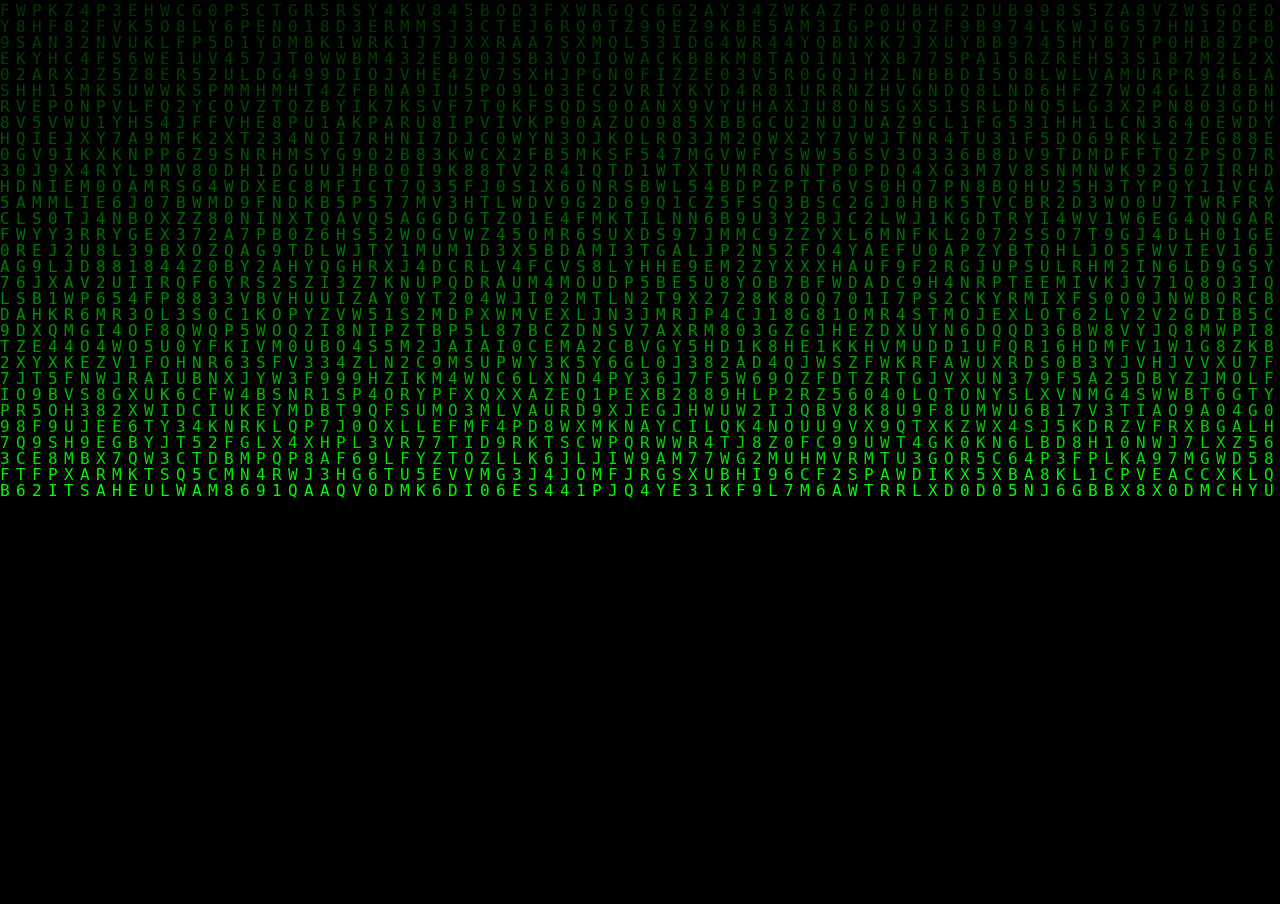
<file: effects/matrix.html>
<!DOCTYPE html>
<html>
<body style="margin:0; background:black; overflow:hidden;">
    <canvas id="c"></canvas>
    <script>
        const canvas = document.getElementById('c');
        const ctx = canvas.getContext('2d');
        canvas.width = window.innerWidth;
        canvas.height = window.innerHeight;
        const str = "0123456789ABCDEFGHIJKLMNOPQRSTUVWXYZ";
        const matrix = str.split("");
        const fontSize = 16;
        const columns = canvas.width / fontSize;
        const drops = [];
        for (let x = 0; x < columns; x++) drops[x] = 1;
        function draw() {
            ctx.fillStyle = "rgba(0, 0, 0, 0.05)";
            ctx.fillRect(0, 0, canvas.width, canvas.height);
            ctx.fillStyle = "#0F0";
            ctx.font = fontSize + "px monospace";
            for (let i = 0; i < drops.length; i++) {
                const text = matrix[Math.floor(Math.random() * matrix.length)];
                ctx.fillText(text, i * fontSize, drops[i] * fontSize);
                if (drops[i] * fontSize > canvas.height && Math.random() > 0.975) drops[i] = 0;
                drops[i]++;
            }
        }
        setInterval(draw, 35);
    </script>
</body>
</html>
</file>
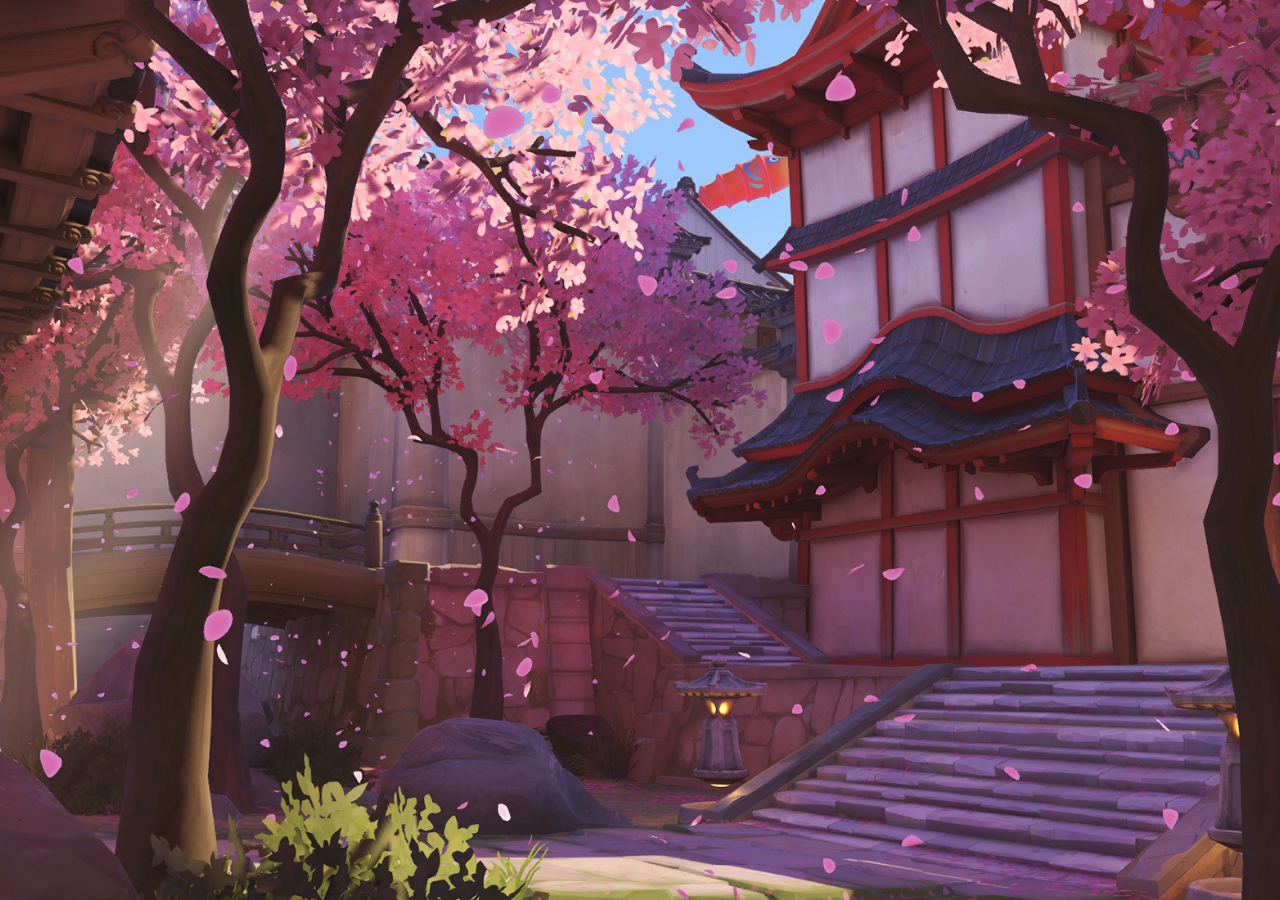
<file: effects/sakura.html>
<!DOCTYPE html>
<html>
<head>
    <style>
        body { 
            margin: 0; 
            overflow: hidden; 
            /* ✨ 这里设置你的背景图 */
            background: url('img/yinghua.jpg') no-repeat center center; 
            background-size: cover; 
            width: 100vw;
            height: 100vh;
        }
        canvas { 
            display: block; 
            position: fixed;
            top: 0;
            left: 0;
            pointer-events: none; 
        }
    </style>
</head>
<body>
    <canvas id="canvas_sakura"></canvas>

    <script>
        const canvas = document.getElementById('canvas_sakura');
        const ctx = canvas.getContext('2d');
        
        // 1. 加载樱花图片
        const sakuraImg = new Image();
        sakuraImg.src = "img/樱花.png"; // 👈 确保文件名准确

        let sakuraList = [];

        function resize() {
            canvas.width = window.innerWidth;
            canvas.height = window.innerHeight;
        }
        window.addEventListener('resize', resize);
        resize();

        class Sakura {
            constructor() {
                this.init();
            }
            init() {
                this.x = Math.random() * canvas.width;
                this.y = Math.random() * canvas.height - canvas.height;
                this.s = Math.random() * 0.4 + 0.2; // 缩放比例
                this.r = Math.random() * Math.PI; // 初始旋转角度
                this.vx = Math.random() * 1.5 - 0.5; // 水平飘移速度
                this.vy = Math.random() * 1 + 1.2;    // 下落速度
                this.vr = Math.random() * 0.03 + 0.01; // 旋转速度
            }
            draw() {
                if(!sakuraImg.complete) return; // 图片没加载好就不画
                ctx.save();
                ctx.translate(this.x, this.y);
                ctx.rotate(this.r);
                // 绘制图片：渲染宽度和高度随缩放比例变化
                const size = 40 * this.s;
                ctx.drawImage(sakuraImg, 0, 0, size, size);
                ctx.restore();
            }
            update() {
                this.x += this.vx;
                this.y += this.vy;
                this.r += this.vr;
                // 越界后从上方重新随机出现
                if (this.y > canvas.height || this.x > canvas.width || this.x < -40) {
                    this.init();
                    this.y = -40; 
                }
            }
        }

        // 初始化樱花数量
        function start() {
            for (let i = 0; i < 40; i++) {
                sakuraList.push(new Sakura());
            }
            animate();
        }

        function animate() {
            ctx.clearRect(0, 0, canvas.width, canvas.height);
            sakuraList.forEach(s => {
                s.update();
                s.draw();
            });
            requestAnimationFrame(animate);
        }

        // 图片加载完成后再启动动画，防止闪烁
        sakuraImg.onload = start;
    </script>
</body>
</html>
</file>
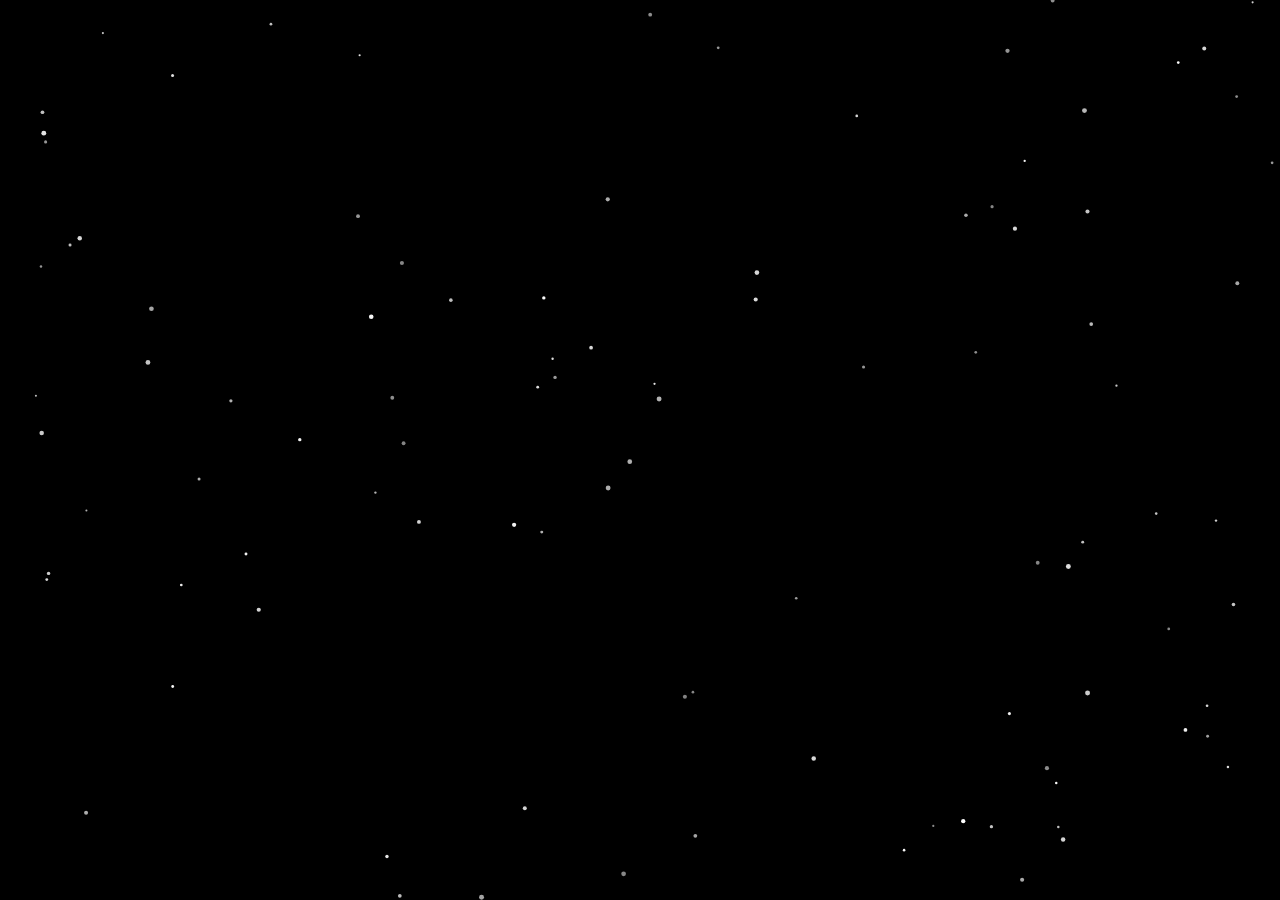
<file: effects/xuehua.html>
<!DOCTYPE html>
<html>
<head>
<title>雪花背景特效</title>
<style>
    body {
        margin: 0;
        overflow: hidden; /* 防止滚动条出现 */
        background: transparent; /* 背景透明，让主页面壁纸透过来 */
    }
    canvas {
        display: block; /* 移除默认间隙 */
        pointer-events: none; /* 鼠标穿透 */
    }
</style>
</head>
<body style="margin:0; background:black; overflow:hidden;">
    <canvas id="snowCanvas"></canvas>

    <script>
        const canvas = document.getElementById('snowCanvas');
        const ctx = canvas.getContext('2d');
        let flakes = [];
        const flakeCount = 100; // 雪花数量
        const minFlakeSize = 2; // 最小雪花大小
        const maxFlakeSize = 5; // 最大雪花大小

        // 调整 Canvas 大小以适应窗口
        function resizeCanvas() {
            canvas.width = window.innerWidth;
            canvas.height = window.innerHeight;
        }
        window.addEventListener('resize', resizeCanvas);
        resizeCanvas(); // 初始化时调用一次

        // 初始化雪花
        function initSnow() {
            flakes = [];
            for (let i = 0; i < flakeCount; i++) {
                flakes.push({
                    x: Math.random() * canvas.width,
                    y: Math.random() * canvas.height,
                    size: Math.random() * (maxFlakeSize - minFlakeSize) + minFlakeSize,
                    speed: Math.random() * 0.5 + 0.2, // 速度
                    opacity: Math.random() * 0.5 + 0.5, // 透明度
                    swing: Math.random() * Math.PI, // 左右摆动起始角度
                    swingSpeed: Math.random() * 0.05 + 0.01 // 左右摆动速度
                });
            }
        }

        // 绘制雪花
        function drawSnow() {
            ctx.clearRect(0, 0, canvas.width, canvas.height); // 清空画布
            ctx.fillStyle = 'white'; // 雪花颜色

            flakes.forEach(flake => {
                ctx.globalAlpha = flake.opacity; // 设置透明度
                ctx.beginPath();
                ctx.arc(flake.x, flake.y, flake.size / 2, 0, Math.PI * 2);
                ctx.fill();

                // 更新雪花位置
                flake.y += flake.speed;
                flake.x += Math.cos(flake.swing) * 0.8; // 增加左右摆动
                flake.swing += flake.swingSpeed;

                // 如果雪花落到底部，重新从顶部出现
                if (flake.y > canvas.height) {
                    flake.y = -flake.size;
                    flake.x = Math.random() * canvas.width;
                }
            });
            requestAnimationFrame(drawSnow); // 循环动画
        }

        initSnow(); // 初始化雪花
        drawSnow(); // 开始绘制动画
    </script>
</body>
</html>
</file>
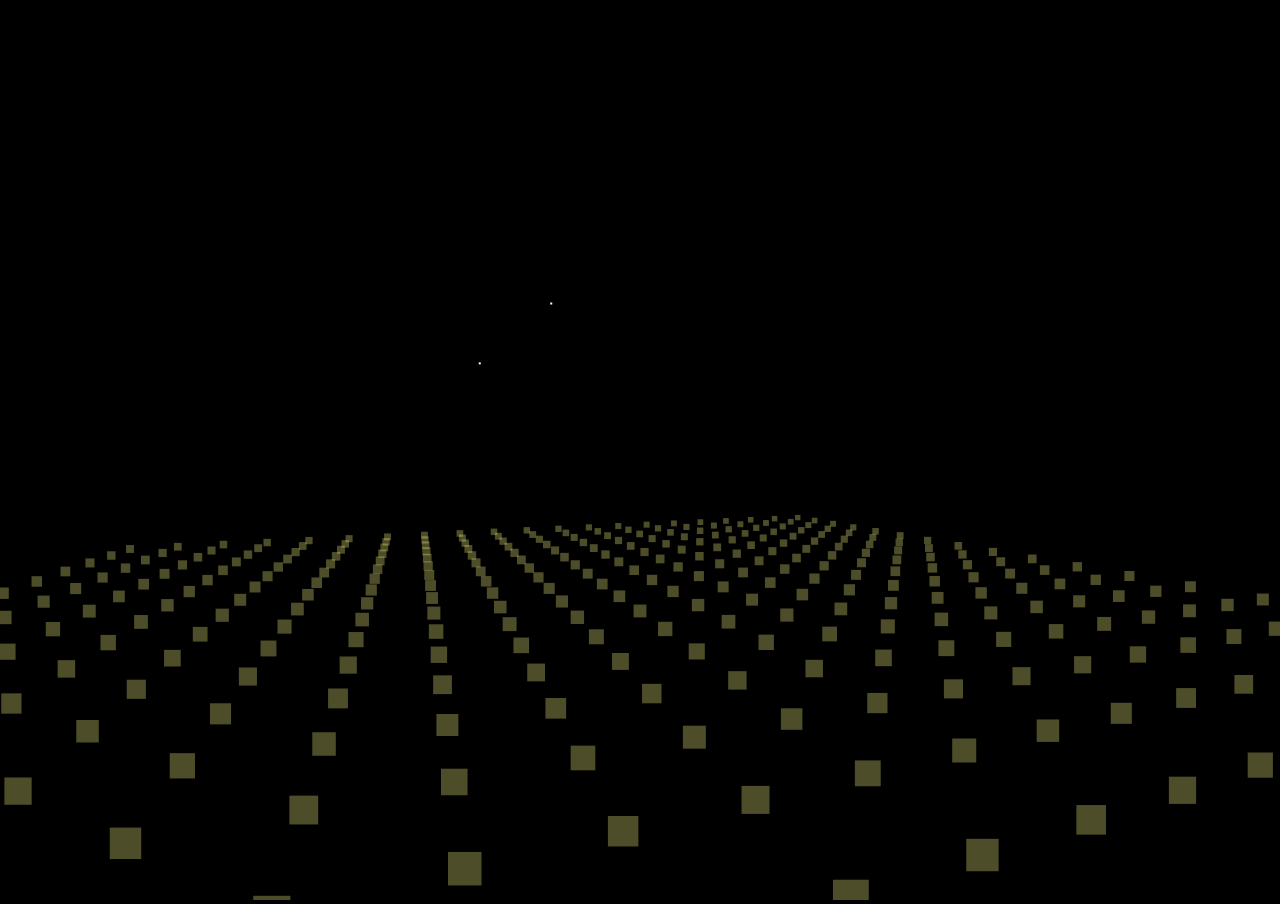
<file: effects/yanhua.html>
<!DOCTYPE html>
<html>
<head>
<title>烟花动画特效</title>
</head>
<body style="margin:0; background:black; overflow:hidden;">
<canvas id="canvas"></canvas>
<script>
    const canvas = document.getElementById("canvas");
    const ctx = canvas.getContext("2d");
    let pi = Math.PI, cx, cy, playerX, playerY, playerZ, yaw, pitch, frames = 0;
    let seeds = [], sparks = [], scale = 600, gravity = 0.02;
    let seedTimer = 0, seedInterval = 20, seedLife = 100;

    function initVars() {
        resize();
        playerZ = -25;
        playerX = playerY = yaw = pitch = 0;
    }

    function resize() {
        canvas.width = window.innerWidth;
        canvas.height = window.innerHeight;
        cx = canvas.width / 2;
        cy = canvas.height / 2;
    }

    // 3D 坐标转 2D 投影
    function rasterizePoint(x, y, z) {
        x -= playerX; y -= playerY; z -= playerZ;
        let p = Math.atan2(x, z), d = Math.sqrt(x * x + z * z);
        x = Math.sin(p - yaw) * d; z = Math.cos(p - yaw) * d;
        p = Math.atan2(y, z); d = Math.sqrt(y * y + z * z);
        y = Math.sin(p - pitch) * d; z = Math.cos(p - pitch) * d;
        if (z <= 0) return { x: 0, y: 0, d: -1 };
        return { x: cx + x / z * scale, y: cy + y / z * scale, d: z };
    }

    function spawnSeed() {
        seeds.push({
            x: -50 + Math.random() * 100, y: 25, z: -50 + Math.random() * 100,
            vx: 0.1 - Math.random() * 0.2, vy: -1.5, vz: 0.1 - Math.random() * 0.2,
            born: frames
        });
    }

    function splode(x, y, z) {
        let t = 50 + Math.random() * 100, sparkV = 1 + Math.random() * 2;
        let color = `hsl(${Math.random() * 360}, 100%, 60%)`;
        for (let m = 0; m < t; m++) {
            let p1 = pi * 2 * Math.random(), p2 = pi * Math.random(), v = sparkV * (1 + Math.random() / 6);
            sparks.push({
                x: x, y: y, z: z,
                vx: Math.sin(p1) * Math.sin(p2) * v,
                vz: Math.cos(p1) * Math.sin(p2) * v,
                vy: Math.cos(p2) * v,
                radius: 20 + Math.random() * 30, alpha: 1, color: color
            });
        }
    }

    function doLogic() {
        if (frames > seedTimer) {
            seedTimer = frames + seedInterval + Math.random() * 20;
            spawnSeed();
        }
        seeds.forEach((s, i) => {
            s.vy += gravity; s.x += s.vx; s.y += s.vy; s.z += s.vz;
            if (frames - s.born > seedLife) {
                splode(s.x, s.y, s.z);
                seeds.splice(i, 1);
            }
        });
        sparks.forEach((s, i) => {
            if (s.alpha > 0 && s.radius > 1) {
                s.alpha -= 0.01; s.radius /= 1.02; s.vy += gravity;
                s.x += s.vx; s.y += s.vy; s.z += s.vz;
                s.vx /= 1.05; s.vy /= 1.05; s.vz /= 1.05;
            } else {
                sparks.splice(i, 1);
            }
        });
        // 自动旋转视角
        let d = 80 + Math.sin(frames / 100) * 20;
        playerX = Math.sin(frames / 200) * d;
        playerZ = Math.cos(frames / 200) * d;
        yaw = Math.atan2(playerX, playerZ) + pi;
    }

    function draw() {
        ctx.clearRect(0, 0, canvas.width, canvas.height);
        
        // 绘制地面点阵
        ctx.fillStyle = "rgba(255, 255, 136, 0.3)";
        for (let i = -100; i <= 100; i += 10) {
            for (let j = -100; j <= 100; j += 10) {
                let pt = rasterizePoint(i, 25, j);
                if (pt.d !== -1) {
                    let size = 2 / pt.d * scale;
                    ctx.fillRect(pt.x - size / 2, pt.y - size / 2, size, size);
                }
            }
        }

        // 绘制烟花种子
        ctx.fillStyle = "#fff";
        seeds.forEach(s => {
            let pt = rasterizePoint(s.x, s.y, s.z);
            if (pt.d !== -1) ctx.fillRect(pt.x - 1, pt.y - 1, 2, 2);
        });

        // 绘制爆炸粒子
        sparks.forEach(s => {
            let pt = rasterizePoint(s.x, s.y, s.z);
            if (pt.d !== -1) {
                let size = s.radius / pt.d;
                ctx.globalAlpha = s.alpha;
                ctx.fillStyle = s.color;
                ctx.beginPath();
                ctx.arc(pt.x, pt.y, size, 0, pi * 2);
                ctx.fill();
            }
        });
        ctx.globalAlpha = 1;
    }

    function frame() {
        frames++;
        doLogic();
        draw();
        requestAnimationFrame(frame);
    }

    window.addEventListener("resize", resize);
    initVars();
    frame();
</script>
</body>
</html>
</file>
